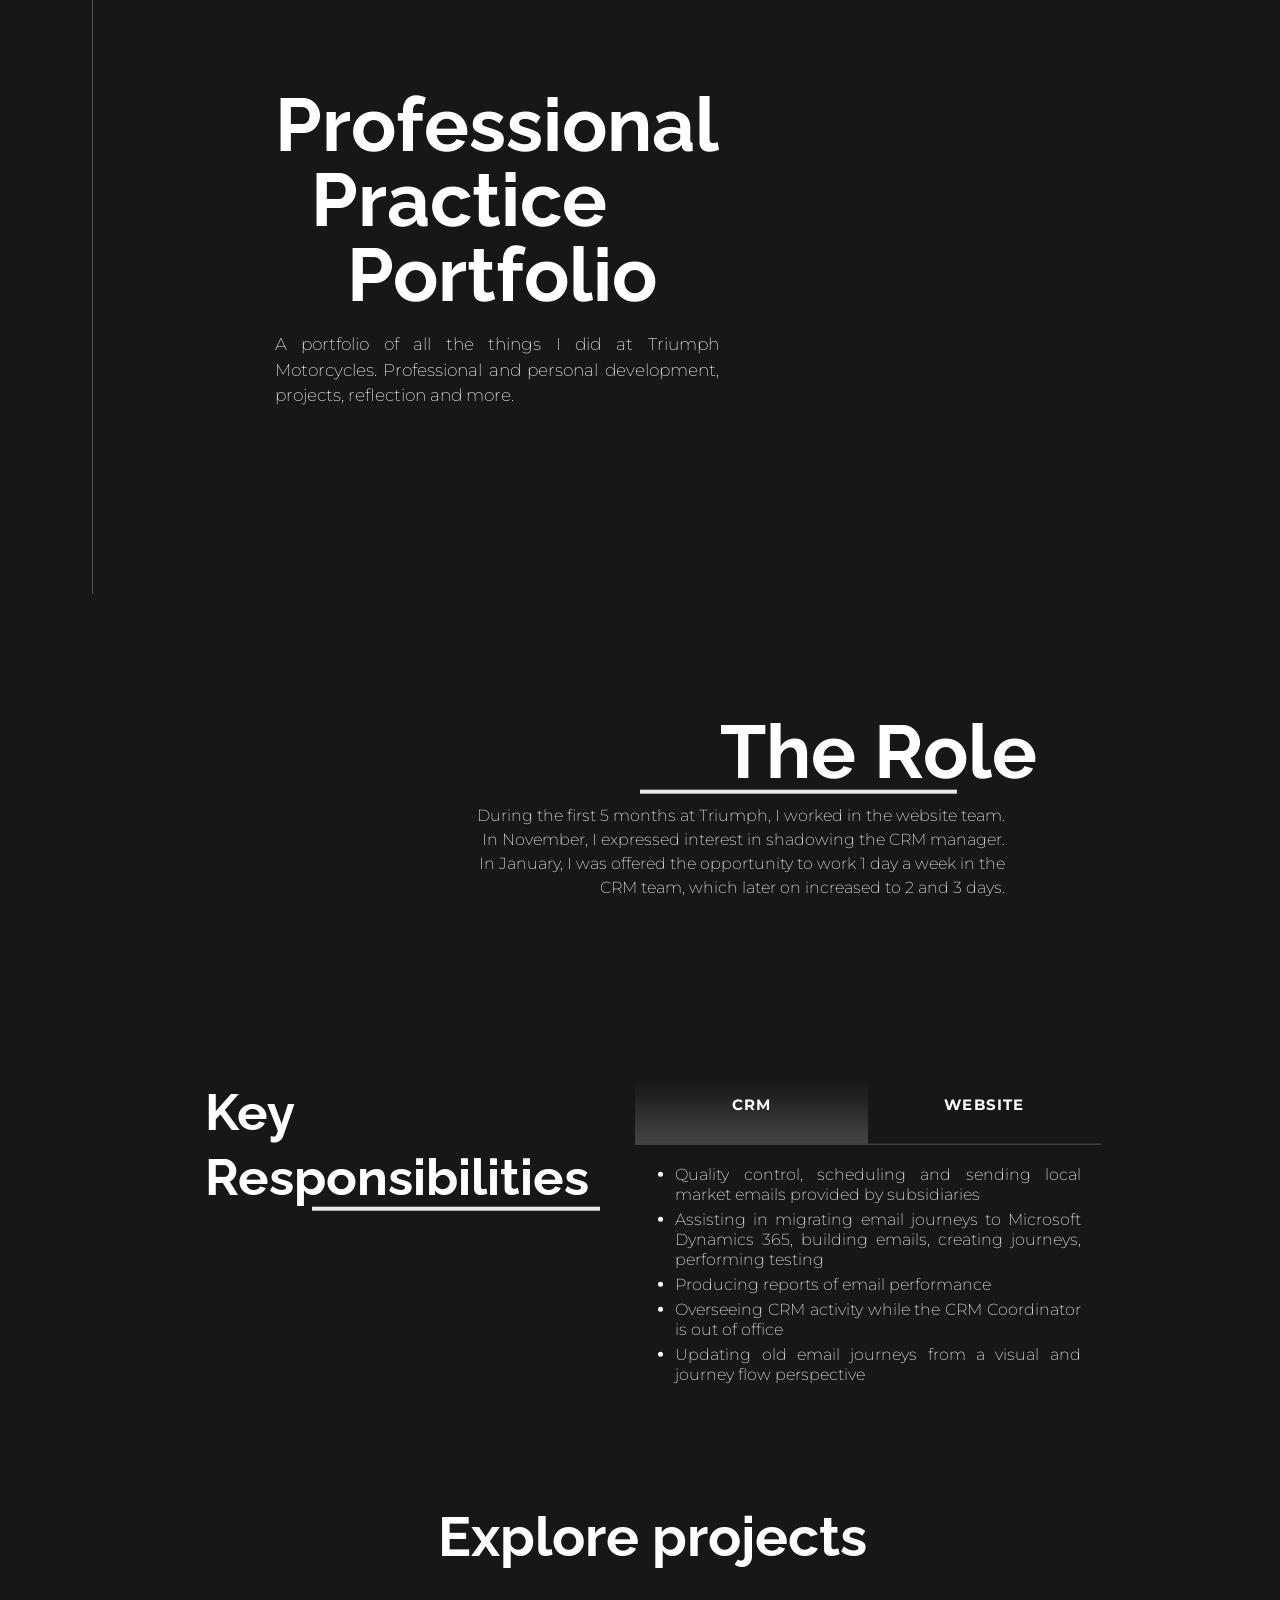
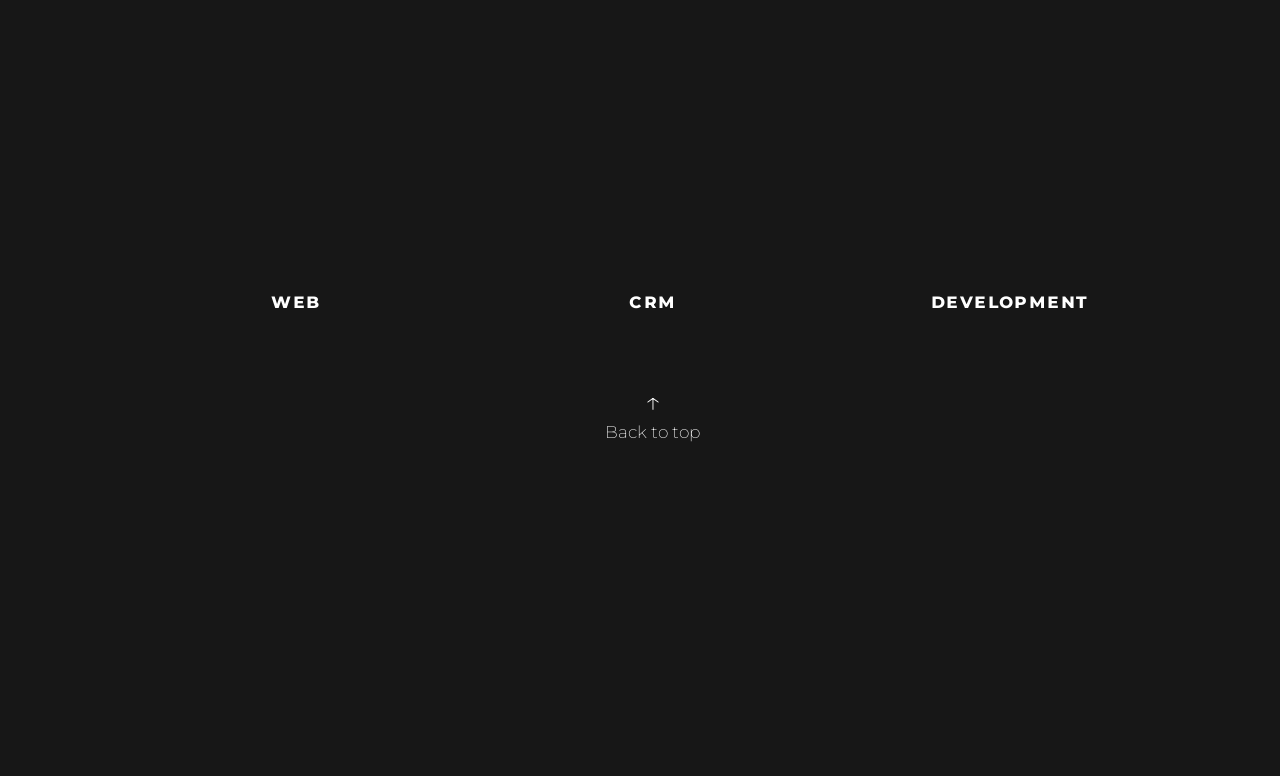
<file: index.html>
<!DOCTYPE html>
<html lang="en">

<head>
    <meta charset="UTF-8">
    <meta http-equiv="X-UA-Compatible" content="IE=edge">
    <meta name="viewport" content="width=device-width, initial-scale=1.0">
    <title>Beatrice's portfolio</title>
    <link rel="stylesheet" href="home-stylesheet.css">
</head>
<style>
    @import url('https://fonts.googleapis.com/css2?family=Montserrat:wght@200;400&family=Raleway:wght@600;700&display=swap');
</style>

<body>

    <div id="butter">
        <div class="parent">
            <div class="logo"></div>
            <div class="nav">
                <div class="link hover-underline-animation" id="home"><span class="linknr">01.</span><br><a
                        href="index.html">Home</a></div>

                <div class="link hover-underline-animation" id="web"><span class="linknr">02.</span><br><a
                        href="web.html">Website</a></div>
                <div class="link hover-underline-animation" id="crm"><span class="linknr">03.</span><br><a
                        href="crm.html">CRM</a>
                </div>
                <div class="link hover-underline-animation" id="personal"><span class="linknr">04.</span><br><a
                        href="development.html">Development</a>
                </div>
                <div class="link hover-underline-animation" id="contact"><a href="contact">Contact &#x2192; </a> </div>
            </div>

            <div class="socials">
                <div class="linkedin socialicon">
                </div>
                <div class="email socialicon"><a class="bglink" href="#"></a></div>

            </div>
            <div class="hero">
                <div class="heroparent">
                    <div class="herotext"><span class="hero1">Professional</span> <br>
                        &nbsp&nbsp<span class="hero2">Practice</span>
                        <br> &nbsp&nbsp&nbsp&nbsp<span class="hero3">Portfolio</span>
                    </div>
                    <div class="herosubtitle">
                        <span class="subtitle">
                            A portfolio of all the things I did at Triumph Motorcycles. Professional and personal
                            development, projects, reflection and more.
                        </span>
                    </div>
                </div>
                <div class="carousel">
                    <div class="heroslide">
                        <div class="heroslideoverlay">
                            <div class="heroslidetext">
                                A photo I took at Motorcycle Live - an annual motorcycle show held at the National
                                Exhibition Centre.
                                I volunteered to work the weekend and chat to customers about the bikes.
                            </div>
                        </div>
                    </div>

                </div>
            </div>
        </div>
        <div class="therole">
            <div class="roleintro">
                <div class="heading">
                    <div class="underline">
                        The Role
                    </div>
                </div>
                <div class="rolesubtitle subtitle">
                    During the first 5 months at Triumph, I worked in the website team. In November, I expressed
                    interest in shadowing the CRM manager. In January, I was offered the opportunity to work 1 day a
                    week in the CRM team, which later on increased to 2 and 3 days.
                </div>
            </div>
            <div class="keyresponsibilities">
                <div class="keyheadings heading underline">Key Responsibilities</div>
                <div class="roletabs">
                    <button class="crmtabwrapper tablinks" onclick="openCity(event, 'London')" id="defaultOpen">
                        <div class="crmtab tabheading"><span class="crm">CRM</span></div>
                    </button>
                    <button class="webtabwrapper tablinks" onclick="openCity(event, 'Paris')">
                        <div class="webtab tabheading"><span class="web">WEBSITE</span></div>
                    </button>
                    <div class="roletext">
                        <div class="webtext subtitle tabcontent" id="Paris">
                            <ul>
                                <li>Website content editing. This includes improving the usability, design, and
                                    conversion
                                    of the company website</li>
                                <li>Using data from the attribution model to deliver Website personalization with
                                    pop-ins
                                    and personalized website content</li>
                                <li>Producing Reporting/Analytics as requested by the Website Manager</li>
                                <li>Optimise the digital customer journey based on analytics</li>
                                <li>Content management - resizing, editing and organizing images</li>
                            </ul>
                        </div>
                        <div class="crmtext subtitle tabcontent" id="London">
                            <ul>
                                <li>Quality control, scheduling and sending local market emails provided by subsidiaries
                                </li>
                                <li>Assisting in migrating email journeys to Microsoft Dynamics 365, building emails,
                                    creating
                                    journeys, performing testing</li>
                                <li>Producing reports of email performance</li>
                                <li>Overseeing CRM activity while the CRM Coordinator is out of office</li>
                                <li>Updating old email journeys from a visual and journey flow perspective</li>
                            </ul>
                        </div>
                    </div>
                </div>

            </div>
        </div>

        <div class="explore">
            <div class="heading">Explore projects</div>
            <div class="explorecardswrapper">
                <div class="card webcard">
                    <a href="web.html">
                        <div class="cardhover"><span class="cardhovertext">discover more &#x2192</span></div>
                    </a>
                    <div class="cardtitle">web</div>
                </div>

                <div class="card crmcard">
                    <a href="crm.html">
                        <div class="cardhover"><span class="cardhovertext">discover more &#x2192</span></div>
                    </a>
                    <div class="cardtitle">crm</div>
                </div>

                <div class="card developmentcard">
                    <a href="development.html">
                        <div class="cardhover"><span class="cardhovertext">discover more &#x2192</span></div>
                    </a>
                    <div class="cardtitle">development</div>
                </div>

            </div>

            <div class="backtotop subtitle"><a href="#"><span class="arrow">&#x2191;</span><br>Back to top</a></div>
        </div>
        <div class="marginplaceholder"></div>
        <script src="pppJS.js"></script>
        <script>
            // smooth like buttah...
            butter.init();</script>
        <script>function openCity(evt, cityName) {
                // Declare all variables
                var i, tabcontent, tablinks;

                // Get all elements with class="tabcontent" and hide them
                tabcontent = document.getElementsByClassName("tabcontent");
                for (i = 0; i < tabcontent.length; i++) {
                    tabcontent[i].style.display = "none";
                }

                // Get all elements with class="tablinks" and remove the class "active"
                tablinks = document.getElementsByClassName("tablinks");
                for (i = 0; i < tablinks.length; i++) {
                    tablinks[i].className = tablinks[i].className.replace(" active", "");
                }

                // Show the current tab, and add an "active" class to the button that opened the tab
                document.getElementById(cityName).style.display = "block";
                evt.currentTarget.className += " active";

            }</script>
        <script>
            // Get the element with id="defaultOpen" and click on it
            document.getElementById("defaultOpen").click();
        </script>
    </div>
</body>

</html>
</file>
<file: home-stylesheet.css>
body {
    background-color: #171717;
    margin: 0;
    box-sizing: border-box;
    margin-left: 1%;
    margin-right: 1%;
}

::-webkit-scrollbar {
    display: none;
}

.parent {
    display: grid;
    grid-template-columns: 0.8fr 12fr;
    grid-template-rows: 0.5fr 1.5fr 12fr 0.4fr;
    grid-column-gap: 0px;
    grid-row-gap: 0px;
    height: 100vh;
    grid-template-areas:
        ". ."
        "logo nav"
        "socials hero"
        ". .";
}

.logo {
    grid-area: logo;
    border-bottom: 1px #555555 solid;
    border-right: 1px #555555 solid;

}

.nav {
    border-bottom: 1px #555555 solid;
    grid-area: nav;
    border-left: none;
    display: grid;
    grid-template-columns: 0.8fr 0.8fr 0.8fr 0.7fr 1fr 0.7fr 6fr 1.2fr 1fr;
    grid-template-rows: 1fr;
    grid-column-gap: 20px;
    grid-row-gap: 0px;
    grid-template-areas:
        ". home web crm personal future . contact";
    text-align: left;
    animation-duration: 2s;
    animation-timing-function: ease-in-out;
    animation-delay: 0s;
    animation-iteration-count: 1;
    animation-name: slideInLeft;
}

a {
    text-decoration: none;
    color: white;
}

a:visited {
    color: white;
}

.link {
    font-family: 'Montserrat', sans-serif;
    font-weight: bolder;
    font-size: 13px;
    letter-spacing: 1px;
    margin: auto 0;

}

.linknr {
    font-weight: 200;
}

#home {
    grid-area: home;
}

#web {
    grid-area: web;
}

#crm {
    grid-area: crm;
}

#personal {
    grid-area: personal;
}

#future {
    grid-area: future;
}

#contact {
    grid-area: contact;
    font-size: 18px;
}


.hover-underline-animation {
    display: inline-block;
    position: relative;
    color: white;
}

.hover-underline-animation:after {
    content: '';
    position: absolute;
    width: 100%;
    transform: scaleX(0);
    height: 0.5px;
    bottom: -2px;
    left: 0;
    transform-origin: bottom right;
    transition: transform 0.25s ease-out;
    background-color: rgba(255, 255, 255, 0.904);
}

.hover-underline-animation:hover:after {
    transform: scaleX(1);
    transform-origin: bottom left;
}

.socials {
    border-right: 1px #555555 solid;
    grid-area: socials;
    display: grid;
    grid-template-columns: 1fr;
    grid-template-rows: 10fr repeat(2, 0.45fr) 0.2fr;
    grid-column-gap: 0px;
    grid-row-gap: 10px;
    grid-template-areas:
        "."
        "linkedin"
        "email"
        ".";
}

.linkedin {
    grid-area: linkedin;
    background-image: url(https://i.ibb.co/6mZdJPm/linkedin.png);
    background-size: contain;
    background-repeat: no-repeat;
    background-position: center;

}

.email {
    grid-area: email;
    background-image: url(https://i.ibb.co/xMNwkrm/email.png);
    background-size: contain;
    background-repeat: no-repeat;
    background-position: center;
    display: block;
}

.hero {
    grid-area: hero;
    display: grid;
    grid-template-columns: 2fr 1.2fr 0.1fr;
    grid-template-rows: 1fr;
    grid-column-gap: 0px;
    grid-row-gap: 0px;
    grid-template-areas:
        "herotext carousel";
}

.herotext {
    font-family: 'Raleway', sans-serif;
    font-weight: 700;
    color: rgb(255, 255, 255);
    font-size: 75px;
    line-height: 100%;
}

.p {
    color: rgb(255, 255, 255);
}

.subtitle {
    font-family: 'Montserrat', sans-serif;
    font-size: 17px;
    color: white;
    display: inline-block;
    text-align: justify;
    margin-top: 20px;
    line-height: 150%;
    font-weight: 200;
    animation: fadeInbottom 2s;
    animation-timing-function: ease;
}

.heroparent {
    margin-top: 27vh;
    width: min-content;
    margin-left: 25%;
    grid-area: herotext;

}

.carousel {
    grid-area: carousel;
    margin-top: 20px;
    position: relative;
    animation: fadeIndelay2 3s;
    animation-timing-function: ease-in;

}

.heroslide {
    background-image: url(https://i.ibb.co/18xc5HG/IMG-20211211-162814-Bokeh-01.jpg);
    min-height: 100%;
    background-size: cover;
    background-repeat: no-repeat;
}

@keyframes slideInLeft {
    0% {
        transform: translateX(-100%);
    }

    100% {
        transform: translateX(0);
    }
}

@keyframes fadeInbottom {
    0% {
        opacity: 0;
        transform: translateY(15%)
    }

    55% {
        opacity: 0;
        transform: translateY(15%)
    }

    100% {
        opacity: 1;
        transform: translateY(0)
    }
}

.socials {
    animation-duration: 1.5s;
    animation-timing-function: ease-in-out;
    animation-delay: 0s;
    animation-iteration-count: 1;
    animation-name: slideInBottom;
}

@keyframes slideInBottom {
    0% {
        transform: translateY(-100%);
    }

    100% {
        transform: translateY(0);
    }
}

.socialicon {
    animation: fadeIndelay 2.5s;
    animation-timing-function: ease-in;
}

@keyframes fadeIndelay {
    0% {
        opacity: 0;
    }

    66% {
        opacity: 0;
    }

    100% {
        opacity: 1;
    }
}

.link {
    animation: fadeIndelay 2.5s;
    animation-timing-function: ease-in;
}

@keyframes fadeIn {
    0% {
        opacity: 0;
    }

    22% {
        opacity: 0
    }

    100% {
        opacity: 1;
    }
}

@keyframes fadeIndelay2 {
    0% {
        opacity: 0;
        transform: translateX(-5%)
    }

    70% {
        opacity: 0;
    }

    100% {
        opacity: 1;
        transform: translateX(0)
    }
}

@keyframes fadeInbottomhero1 {
    0% {
        transform: translateX(-5%);
        opacity: 0;
    }

    100% {
        opacity: 1;
        transform: translateX(0);
    }
}

@keyframes fadeInbottomhero2 {
    0% {
        transform: translateX(-10%);
        opacity: 0;
    }

    33% {
        transform: translateX(-10%);
        opacity: 0;
    }

    100% {
        opacity: 1;
        transform: translateX(0);
    }
}

@keyframes fadeInbottomhero3 {
    0% {
        transform: translateX(-10%);
        opacity: 0;
    }

    50% {
        transform: translateX(-10%);
        opacity: 0;
    }

    100% {
        transform: translateX(0);
        opacity: 1;
    }
}


.hero1 {
    display: inline-block;
    animation: fadeInbottomhero1 0.8s ease;
}

.hero2 {
    display: inline-block;
    animation: fadeInbottomhero2 1s ease;
}

.hero3 {
    display: inline-block;
    animation: fadeInbottomhero3 1.2s ease;
}

.heroslideoverlay {
    position: absolute;
    top: 50;
    left: 0;
    bottom: 0;
    right: 0;
    background-color: rgba(0, 0, 0, 0.637);
    opacity: 0;
    width: 100%;
    transition: ease 0.7s;
}

.heroslide:hover .heroslideoverlay {
    opacity: 1;
}

.heroslidetext {
    color: white;
    font-family: 'Montserrat', sans-serif;
    font-weight: 200;
    letter-spacing: 0.3px;
    text-align: left;
    font-size: 15px;
    margin: 30px;
}

.bglink {
    display: inline-block;
    height: 27px;
    width: 73px;
}

a.email {
    grid-area: email;
}

a.linkedin {
    grid-area: linkedin;
}

.therole {
    margin-top: 100px;
}

.roleintro {
    width: 50%;
    margin-left: 30%;
    text-align: right;
}

.heading {
    font-family: 'Raleway', sans-serif;
    font-weight: 700;
    color: rgb(255, 255, 255);
    font-size: 75px;
    line-height: 65px;
}

.underline {
    display: inline-block;
    position: relative;
    color: white;
}


.underline:after {
    content: '';
    position: absolute;
    width: 100%;
    height: 4.5px;
    bottom: -10px;
    left: 0;
    background-color: rgba(255, 255, 255, 0.904);
    margin-left: -80px;
}

.rolesubtitle {
    line-height: 24px;
    margin-right: 5%;
    margin-left: 80px;
    text-align: right;
    font-size: 16px;

}

.roletabs {
    display: grid;
    grid-template-columns: 1fr 1fr;
    grid-template-rows: 1fr 4fr;
    grid-column-gap: 0px;
    grid-row-gap: 0px;
    grid-template-areas:
        "crmtab webtab"
        "roletext roletext";
    width: 100%;
    grid-area: roletabs;
}

.crmtabwrapper {
    grid-area: crmtab;
    border-bottom: 1px solid #555555;
    background-color: #171717;
    padding: 0;
    outline: none;
    border-top: none;
    border-left: none;
    border-right: none;
    transition: 0.3s;
}

.webtabwrapper {
    grid-area: webtab;
    border-bottom: 1px solid rgb(85, 85, 85);
    background-color: #171717;
    padding: 0;
    outline: none;
    border-top: none;
    border-left: none;
    border-right: none;
    transition: 0.3s;
}

.crmtab {
    height: 100%;
}

span.crm {
    margin-top: 15px;
    display: inline-block;
}

span.web {
    margin-top: 15px;
    display: inline-block;
}

.webtab {
    height: 100%;
}

.tabheading {
    font-family: 'Montserrat', sans-serif;
    font-weight: bolder;
    font-size: 15px;
    letter-spacing: 1.2px;
    color: white;
    text-align: center;
}

button.active {
    background: rgb(23, 23, 23);
    background: linear-gradient(180deg, #171717 4%, rgb(68, 68, 68) 100%);
}

.roletext {
    grid-area: roletext;
}

@keyframes fadeInbottom2 {
    0% {
        opacity: 0;
        transform: translateY(15%)
    }

    100% {
        opacity: 1;
        transform: translateY(0)
    }
}

.roletext .subtitle {
    animation: fadeInbottom2 1s ease;
    text-align: justify;
    font-size: 16px;
    line-height: 20px;
    margin: 20px 20px 20px 0px
}

.keyresponsibilities {
    display: grid;
    grid-template-columns: 15vw 0.7fr 0.1fr 1fr 15vw;
    grid-template-rows: 1fr;
    grid-template-areas:
        ". heading . roletabs";
    margin-top: 20vh;
    margin-bottom: 11vh;
}

.keyresponsibilities .heading {
    grid-area: heading;
    font-size: 51px;
}

.keyresponsibilities .underline::after {
    top: 127px;
    width: 75%;
    height: 3.5px;
    margin-left: 28%;
}

li {
    margin: 5px 0;
}

.explore .heading {
    font-size: 55px;
    text-align: center;
    margin-bottom: 50px;
}

.explorecardswrapper {
    display: grid;
    grid-template-rows: 1fr 0.1fr;
    grid-template-columns: 7vw 1fr 1fr 1fr 7vw;
    height: 30vh;
    grid-column-gap: 30px;
    grid-template-areas: ". web crm development ."
        ". webtitle crmtitle developmenttitle.";
}

.card {
    background-size: cover;
    background-repeat: no-repeat;
    transition: transform 0.5s;
}

.cardhover {
    font-family: 'Montserrat', sans-serif;
    font-weight: bolder;
    color: white;
    letter-spacing: 1.4px;
    font-variant: small-caps;
    font-size: 20px;
    text-align: center;
    background-color: #000000b8;
    height: 100%;
    opacity: 0;
    transition: ease 0.5s;

}

.card:hover {
    transform: scale(1.05);
    transition: transform 0.5s;
}

.card:hover .cardhover {
    opacity: 1;
    transition: ease 0.5s;
    box-shadow: 7px 7px 32px 0px rgba(0, 0, 0, 0.86);
}

.cardhovertext {
    display: inline-block;
    margin-top: 50%;
}

.webcard {
    grid-area: web;
    background-image: url(https://i.ibb.co/jbMQHB1/Untitled-2.jpg);
}

.cardtitle {
    margin-top: 25px;
    font-family: 'Montserrat', sans-serif;
    font-weight: bolder;
    color: white;
    letter-spacing: 1.4px;
    font-variant: small-caps;
    font-size: 20px;
    text-align: center;

}

.crmcard {
    grid-area: crm;
    background-image: url(https://i.ibb.co/tshJsz8/Untitled-1.jpg);
    background-size: cover;
}

.developmentcard {
    grid-area: development;

    background-image: url(https://i.ibb.co/N2bwF4r/FVE-Group-tours-VI-hero-1920x1080.jpg);
    background-position: center;
    background-size: cover;
}

.futurecard {
    grid-area: future;
}

.backtotop {
    margin-top: 100px;
    margin-bottom: 50px;
    width: 100%;
    text-align: center;
}

.arrow {
    display: inline-block;
    font-size: 30px;
}

.cta {
    outline: inherit;
    font-variant: small-caps;
    color: white;
    font-size: 22px;
    font-family: 'Montserrat', sans-serif;
    background-color: #171717;
    letter-spacing: 2px;
    border: none;
    padding: 0;
    cursor: pointer;
}
</file>
